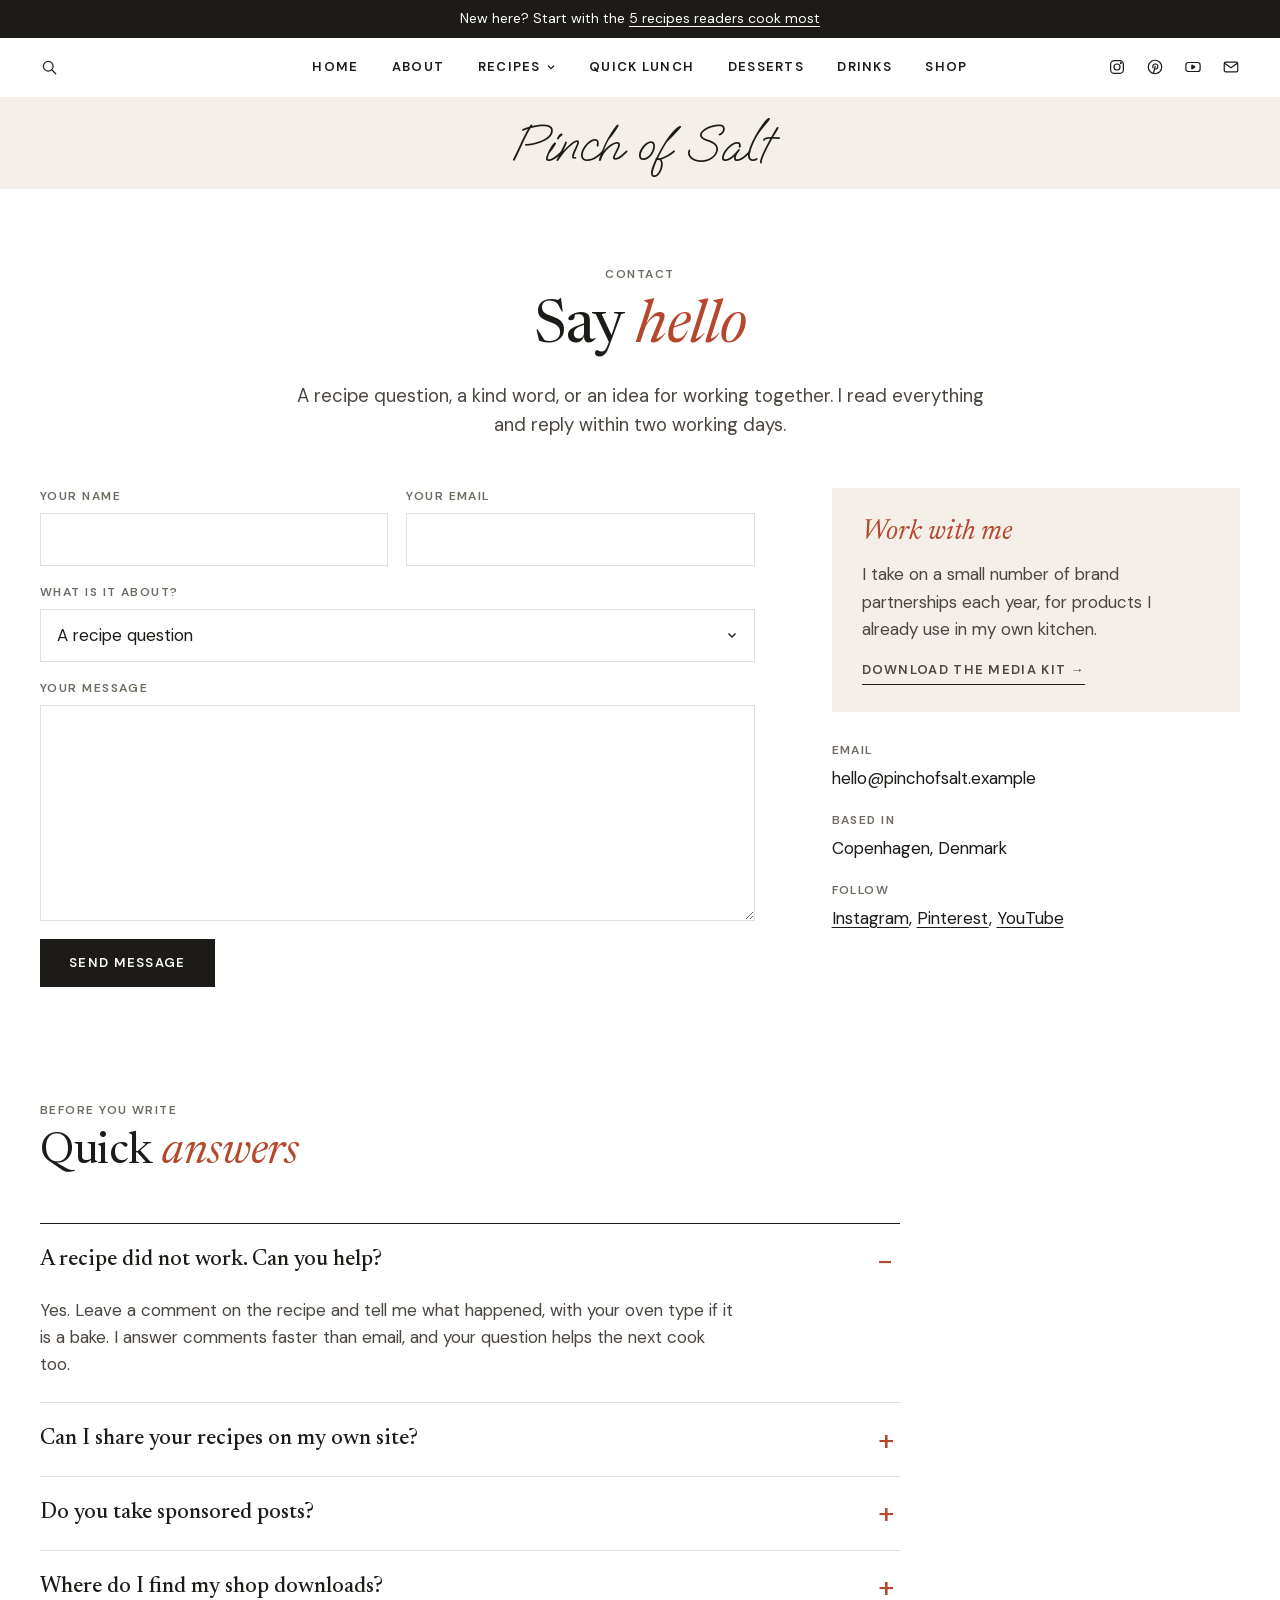
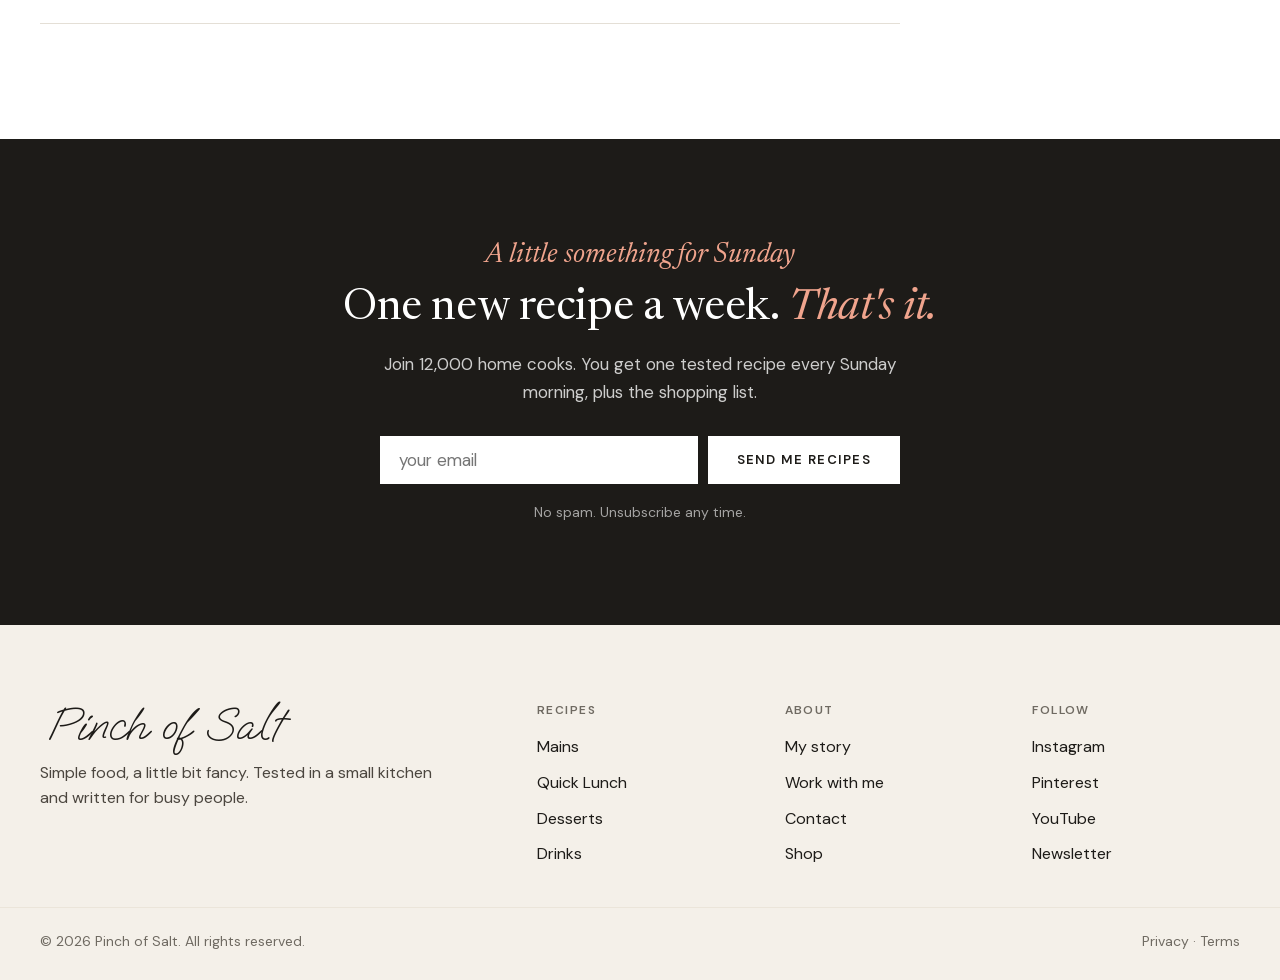
<file: contact.html>
<!doctype html>
<html lang="en">
<head>
<meta charset="utf-8">
<meta name="viewport" content="width=device-width, initial-scale=1">
<title>Contact · Pinch of Salt</title>
<meta name="description" content="Say hello, ask a recipe question, or get in touch about working together.">
<link rel="stylesheet" href="assets/css/fonts.css">
<link rel="stylesheet" href="assets/css/style.css?v=caf6a4d9">
</head>
<body class="page-contact">

<a class="skip-link" href="#main">Skip to content</a>

<!-- Announcement bar (optional, switch on or off) -->
<div class="announce">
  <p>New here? Start with the <a href="recipes.html">5 recipes readers cook most</a></p>
</div>

<!-- Top navigation -->
<header class="nav" id="nav">
  <div class="nav__inner">
    <div class="nav__left">
      <button class="icon-btn nav__burger" id="menuOpen" aria-label="Open menu" aria-controls="menu" aria-expanded="false">
        <svg viewBox="0 0 24 24" aria-hidden="true"><path d="M3 7h18M3 12h18M3 17h18"/></svg>
      </button>
      <button class="icon-btn" id="searchOpen" aria-label="Search recipes">
        <svg viewBox="0 0 24 24" aria-hidden="true"><circle cx="11" cy="11" r="6.5"/><path d="m16 16 5 5"/></svg>
      </button>
    </div>

    <a class="nav__mini-logo" href="index.html" aria-label="Pinch of Salt home">Pinch of Salt</a>

    <nav class="menu" id="menu" aria-label="Main menu">
      <button class="icon-btn menu__close" id="menuClose" aria-label="Close menu">
        <svg viewBox="0 0 24 24" aria-hidden="true"><path d="M5 5l14 14M19 5 5 19"/></svg>
      </button>
      <ul>
        <li><a href="index.html">Home</a></li>
        <li><a href="about.html">About</a></li>
        <li class="has-sub">
          <a href="recipes.html">Recipes <svg class="chev" viewBox="0 0 12 12" aria-hidden="true"><path d="m2.5 4.5 3.5 3.5 3.5-3.5"/></svg></a>
          <ul class="sub">
            <li><a href="recipes.html?cat=breakfast">Breakfast</a></li>
            <li><a href="recipes.html?cat=mains">Mains</a></li>
            <li><a href="recipes.html?cat=baking">Baking</a></li>
            <li><a href="recipes.html">Recipe index</a></li>
          </ul>
        </li>
        <li><a href="recipes.html?cat=lunch">Quick Lunch</a></li>
        <li><a href="recipes.html?cat=desserts">Desserts</a></li>
        <li><a href="recipes.html?cat=drinks">Drinks</a></li>
        <li><a href="shop.html">Shop</a></li>
        <li class="menu__only-mobile"><a href="contact.html" aria-current="page">Contact</a></li>
      </ul>
    </nav>

    <div class="nav__right">
      <a class="icon-btn" href="#" aria-label="Instagram"><svg viewBox="0 0 24 24" aria-hidden="true"><rect x="3.5" y="3.5" width="17" height="17" rx="5"/><circle cx="12" cy="12" r="4"/><circle cx="17.2" cy="6.8" r=".6" fill="currentColor"/></svg></a>
      <a class="icon-btn" href="#" aria-label="Pinterest"><svg viewBox="0 0 24 24" aria-hidden="true"><circle cx="12" cy="12" r="9"/><path d="M10 20.5 12.2 11M9.3 13.2c-1-2.7.6-5.2 3.2-5.2 2.3 0 3.7 1.8 3.2 4-.5 2.2-2.3 3.3-3.9 2.3"/></svg></a>
      <a class="icon-btn" href="#" aria-label="YouTube"><svg viewBox="0 0 24 24" aria-hidden="true"><rect x="2.5" y="6" width="19" height="12" rx="3.5"/><path d="m10.5 9.5 4 2.5-4 2.5z" fill="currentColor"/></svg></a>
      <a class="icon-btn nav__mail" href="#newsletter" aria-label="Newsletter"><svg viewBox="0 0 24 24" aria-hidden="true"><rect x="3" y="5.5" width="18" height="13" rx="2"/><path d="m3.5 7 8.5 6 8.5-6"/></svg></a>
    </div>
  </div>
</header>

<!-- Search overlay -->
<div class="search" id="search" hidden>
  <form class="search__box" role="search" action="recipes.html" method="get">
    <label class="eyebrow" for="searchInput">What are you hungry for?</label>
    <div class="search__row">
      <input id="searchInput" name="q" type="search" placeholder="pancakes, pasta, something sweet" autocomplete="off">
      <button type="button" class="icon-btn" id="searchClose" aria-label="Close search">
        <svg viewBox="0 0 24 24" aria-hidden="true"><path d="M5 5l14 14M19 5 5 19"/></svg>
      </button>
    </div>
    <ul class="search__tags">
      <li><a href="recipes.html?time=30">30 minute dinners</a></li>
      <li><a href="recipes.html?cat=breakfast">breakfast</a></li>
      <li><a href="recipes.html?cat=baking">baking</a></li>
      <li><a href="recipes.html?cat=drinks">drinks</a></li>
      <li><a href="recipes.html?cat=desserts">something sweet</a></li>
    </ul>
  </form>
</div>

<!-- Logo band -->
<div class="brand brand--small">
  <a class="brand__logo" href="index.html">Pinch of Salt</a>
  <p class="brand__tag">simple food, a little bit fancy</p>
</div>

<main id="main">

  <header class="page-head container">
    <p class="eyebrow">Contact</p>
    <h1>Say <em>hello</em></h1>
    <p class="lede">A recipe question, a kind word, or an idea for working together. I read everything and reply within two working days.</p>
  </header>

  <section class="container contact">
    <form class="form" action="#" data-thanks="Thank you. Your message is on its way and I will reply within two working days.">
      <div class="form__row">
        <p><label for="fName">Your name</label><input id="fName" type="text" autocomplete="name" required></p>
        <p><label for="fEmail">Your email</label><input id="fEmail" type="email" autocomplete="email" required></p>
      </div>
      <p>
        <label for="fTopic">What is it about?</label>
        <select id="fTopic">
          <option>A recipe question</option>
          <option>Working together</option>
          <option>Press and features</option>
          <option>Something else</option>
        </select>
      </p>
      <p><label for="fMsg">Your message</label><textarea id="fMsg" rows="7" required></textarea></p>
      <button class="btn" type="submit">Send message</button>
    </form>

    <aside class="contact__side">
      <div class="note">
        <p class="kicker">Work with me</p>
        <p>I take on a small number of brand partnerships each year, for products I already use in my own kitchen.</p>
        <p><a class="link" href="#">Download the media kit <span aria-hidden="true">→</span></a></p>
      </div>
      <dl class="contact__list">
        <div><dt class="eyebrow">Email</dt><dd>hello@pinchofsalt.example</dd></div>
        <div><dt class="eyebrow">Based in</dt><dd>Copenhagen, Denmark</dd></div>
        <div><dt class="eyebrow">Follow</dt><dd><a href="#">Instagram</a>, <a href="#">Pinterest</a>, <a href="#">YouTube</a></dd></div>
      </dl>
    </aside>
  </section>

  <section class="container faq" aria-labelledby="faqTitle">
    <div class="section-head">
      <div>
        <p class="eyebrow">Before you write</p>
        <h2 class="title" id="faqTitle">Quick <em>answers</em></h2>
      </div>
    </div>
    <div class="faq__list">
      <details open>
        <summary>A recipe did not work. Can you help?</summary>
        <p>Yes. Leave a comment on the recipe and tell me what happened, with your oven type if it is a bake. I answer comments faster than email, and your question helps the next cook too.</p>
      </details>
      <details>
        <summary>Can I share your recipes on my own site?</summary>
        <p>You are welcome to share one photo with a link back to the recipe. Please do not copy the full recipe text or the method.</p>
      </details>
      <details>
        <summary>Do you take sponsored posts?</summary>
        <p>A few each year, and only for products I already use. Choose "Working together" in the form and tell me a little about the brand.</p>
      </details>
      <details>
        <summary>Where do I find my shop downloads?</summary>
        <p>Your download link arrives by email right after you pay. If it has not shown up within ten minutes, check your spam folder, then write to me here.</p>
      </details>
    </div>
  </section>

    <!-- Newsletter -->
  <section class="news news--ink" id="newsletter" aria-labelledby="newsTitle">
    <div class="container news__inner">
      <p class="kicker">A little something for Sunday</p>
      <h2 class="title" id="newsTitle">One new recipe a week. <em>That's it.</em></h2>
      <p>Join 12,000 home cooks. You get one tested recipe every Sunday morning, plus the shopping list.</p>
      <form class="news__form" action="#" data-thanks="You're in. See you on Sunday.">
        <label class="sr-only" for="email">Your email</label>
        <input id="email" type="email" placeholder="your email" required>
        <button class="btn" type="submit">Send me recipes</button>
      </form>
      <small>No spam. Unsubscribe any time.</small>
    </div>
  </section>


</main>

<footer class="foot">
  <div class="container foot__inner">
    <div class="foot__brand">
      <a class="foot__logo" href="index.html">Pinch of Salt</a>
      <p>Simple food, a little bit fancy. Tested in a small kitchen and written for busy people.</p>
    </div>
    <nav aria-label="Recipes">
      <h2 class="eyebrow">Recipes</h2>
      <ul><li><a href="recipes.html?cat=mains">Mains</a></li><li><a href="recipes.html?cat=lunch">Quick Lunch</a></li><li><a href="recipes.html?cat=desserts">Desserts</a></li><li><a href="recipes.html?cat=drinks">Drinks</a></li></ul>
    </nav>
    <nav aria-label="About">
      <h2 class="eyebrow">About</h2>
      <ul><li><a href="about.html">My story</a></li><li><a href="contact.html">Work with me</a></li><li><a href="contact.html">Contact</a></li><li><a href="shop.html">Shop</a></li></ul>
    </nav>
    <nav aria-label="Follow">
      <h2 class="eyebrow">Follow</h2>
      <ul><li><a href="#">Instagram</a></li><li><a href="#">Pinterest</a></li><li><a href="#">YouTube</a></li><li><a href="#newsletter">Newsletter</a></li></ul>
    </nav>
  </div>
  <div class="container foot__base">
    <p>© 2026 Pinch of Salt. All rights reserved.</p>
    <p><a href="#">Privacy</a> · <a href="#">Terms</a></p>
  </div>
</footer>

<script src="assets/js/main.js?v=caf6a4d9"></script>
</body>
</html>
</file>
<file: assets/css/fonts.css>
/* Pinch of Salt: fonts served from the theme itself. All three are SIL Open Font License. */
/* DM Sans normal latin-ext */
@font-face {
  font-family: 'DM Sans';
  font-style: normal;
  font-weight: 400 600;
  font-display: swap;
  src: url(../fonts/dm-sans-normal-latin-ext.woff2) format('woff2');
  unicode-range: U+0100-02BA, U+02BD-02C5, U+02C7-02CC, U+02CE-02D7, U+02DD-02FF, U+0304, U+0308, U+0329, U+1D00-1DBF, U+1E00-1E9F, U+1EF2-1EFF, U+2020, U+20A0-20AB, U+20AD-20C4, U+2113, U+2C60-2C7F, U+A720-A7FF;
}
/* DM Sans normal latin */
@font-face {
  font-family: 'DM Sans';
  font-style: normal;
  font-weight: 400 600;
  font-display: swap;
  src: url(../fonts/dm-sans-normal-latin.woff2) format('woff2');
  unicode-range: U+0000-00FF, U+0131, U+0152-0153, U+02BB-02BC, U+02C6, U+02DA, U+02DC, U+0304, U+0308, U+0329, U+2000-206F, U+20AC, U+2122, U+2191, U+2193, U+2212, U+2215, U+FEFF, U+FFFD;
}
/* Newsreader italic latin-ext */
@font-face {
  font-family: 'Newsreader';
  font-style: italic;
  font-weight: 400 500;
  font-display: swap;
  src: url(../fonts/newsreader-italic-latin-ext.woff2) format('woff2');
  unicode-range: U+0100-02BA, U+02BD-02C5, U+02C7-02CC, U+02CE-02D7, U+02DD-02FF, U+0304, U+0308, U+0329, U+1D00-1DBF, U+1E00-1E9F, U+1EF2-1EFF, U+2020, U+20A0-20AB, U+20AD-20C4, U+2113, U+2C60-2C7F, U+A720-A7FF;
}
/* Newsreader italic latin */
@font-face {
  font-family: 'Newsreader';
  font-style: italic;
  font-weight: 400 500;
  font-display: swap;
  src: url(../fonts/newsreader-italic-latin.woff2) format('woff2');
  unicode-range: U+0000-00FF, U+0131, U+0152-0153, U+02BB-02BC, U+02C6, U+02DA, U+02DC, U+0304, U+0308, U+0329, U+2000-206F, U+20AC, U+2122, U+2191, U+2193, U+2212, U+2215, U+FEFF, U+FFFD;
}
/* Newsreader normal latin-ext */
@font-face {
  font-family: 'Newsreader';
  font-style: normal;
  font-weight: 400 500;
  font-display: swap;
  src: url(../fonts/newsreader-normal-latin-ext.woff2) format('woff2');
  unicode-range: U+0100-02BA, U+02BD-02C5, U+02C7-02CC, U+02CE-02D7, U+02DD-02FF, U+0304, U+0308, U+0329, U+1D00-1DBF, U+1E00-1E9F, U+1EF2-1EFF, U+2020, U+20A0-20AB, U+20AD-20C4, U+2113, U+2C60-2C7F, U+A720-A7FF;
}
/* Newsreader normal latin */
@font-face {
  font-family: 'Newsreader';
  font-style: normal;
  font-weight: 400 500;
  font-display: swap;
  src: url(../fonts/newsreader-normal-latin.woff2) format('woff2');
  unicode-range: U+0000-00FF, U+0131, U+0152-0153, U+02BB-02BC, U+02C6, U+02DA, U+02DC, U+0304, U+0308, U+0329, U+2000-206F, U+20AC, U+2122, U+2191, U+2193, U+2212, U+2215, U+FEFF, U+FFFD;
}
/* Oooh Baby normal latin-ext */
@font-face {
  font-family: 'Oooh Baby';
  font-style: normal;
  font-weight: 400;
  font-display: swap;
  src: url(../fonts/oooh-baby-normal-latin-ext.woff2) format('woff2');
  unicode-range: U+0100-02BA, U+02BD-02C5, U+02C7-02CC, U+02CE-02D7, U+02DD-02FF, U+0304, U+0308, U+0329, U+1D00-1DBF, U+1E00-1E9F, U+1EF2-1EFF, U+2020, U+20A0-20AB, U+20AD-20C4, U+2113, U+2C60-2C7F, U+A720-A7FF;
}
/* Oooh Baby normal latin */
@font-face {
  font-family: 'Oooh Baby';
  font-style: normal;
  font-weight: 400;
  font-display: swap;
  src: url(../fonts/oooh-baby-normal-latin.woff2) format('woff2');
  unicode-range: U+0000-00FF, U+0131, U+0152-0153, U+02BB-02BC, U+02C6, U+02DA, U+02DC, U+0304, U+0308, U+0329, U+2000-206F, U+20AC, U+2122, U+2191, U+2193, U+2212, U+2215, U+FEFF, U+FFFD;
}
</file>
<file: assets/css/style.css>
/* Pinch of Salt · modern food blog
   Every colour, font and size a buyer may change lives in :root,
   so it maps straight onto WordPress theme settings later. */

:root {
  --paper: #ffffff;
  --band: #f4f0e9;        /* the warm logo band */
  --band-deep: #ebe5da;
  --ink: #1d1b18;
  --ink-soft: #6f6a62;
  --line: #e4dfd6;
  --accent: #b4472c;      /* blood orange, dark enough to read as small text */

  /* Type: three voices, each with one job.
     Script = the logo and one hello. Serif = titles. Sans = everything you read. */
  --font-script: "Oooh Baby", "Bradley Hand", "Snell Roundhand", cursive;
  --font-serif: "Newsreader", "Iowan Old Style", Georgia, serif;
  --font-sans: "DM Sans", -apple-system, "Segoe UI", Helvetica, Arial, sans-serif;

  /* The type scale. Nothing on the site is smaller than 12px. */
  --t-label: 12px;                       /* small capital labels */
  --t-meta: 14px;                        /* times, ratings, counts */
  --t-small: 15px;                       /* helper text */
  --t-body: 17px;                        /* normal reading text */
  --t-lede: clamp(18px, 1.45vw, 20px);   /* intro lines */
  --t-read: 19px;                        /* the recipe story */
  --t-h5: 20px;                          /* small titles in lists */
  --t-h4: clamp(21px, 1.75vw, 24px);     /* recipe card titles */
  --t-h3: clamp(24px, 2.2vw, 28px);      /* sub-headings */
  --t-h2: clamp(30px, 3.5vw, 44px);      /* section titles */
  --t-h1: clamp(36px, 5vw, 60px);        /* page titles */
  --track-label: .12em;

  --wrap: 1240px;
  --gutter: clamp(20px, 4vw, 40px);
  --space: clamp(64px, 9vw, 120px);
  --nav-h: 58px;
}

*, *::before, *::after { box-sizing: border-box; }
html { scroll-behavior: smooth; -webkit-text-size-adjust: 100%; }
body {
  margin: 0;
  background: var(--paper);
  color: var(--ink);
  font: 400 var(--t-body)/1.6 var(--font-sans);
  -webkit-font-smoothing: antialiased;
}
img { display: block; max-width: 100%; height: auto; }
a { color: inherit; text-decoration: none; }
ul, ol { margin: 0; padding: 0; list-style: none; }
h1, h2, h3, p { margin: 0; }
button { font: inherit; color: inherit; background: none; border: 0; padding: 0; cursor: pointer; }
:focus-visible { outline: 2px solid var(--accent); outline-offset: 3px; }

.container { width: 100%; max-width: calc(var(--wrap) + var(--gutter) * 2); margin-inline: auto; padding-inline: var(--gutter); }
.center { text-align: center; }
.muted { color: var(--ink-soft); }
.sr-only { position: absolute; width: 1px; height: 1px; overflow: hidden; clip-path: inset(50%); white-space: nowrap; }
.skip-link { position: absolute; left: 12px; top: -60px; z-index: 100; background: var(--ink); color: #fff; padding: 10px 16px; }
.skip-link:focus { top: 12px; }

/* ---------- Type ---------- */
.eyebrow {
  font: 600 var(--t-label)/1.4 var(--font-sans);
  letter-spacing: var(--track-label);
  text-transform: uppercase;
  color: var(--ink-soft);
}
.title {
  font: 400 var(--t-h2)/1.1 var(--font-serif);
  letter-spacing: -.01em;
  margin-top: 10px;
  text-wrap: balance;
}
.title em { font-style: italic; color: var(--accent); }
.kicker { font: italic 400 var(--t-h3)/1.2 var(--font-serif); color: var(--accent); }
.script {
  font: 400 clamp(36px, 3.7vw, 46px)/1.1 var(--font-script);
  color: var(--accent);
}

.btn {
  display: inline-flex; align-items: center; justify-content: center;
  min-height: 48px; padding: 0 28px;
  background: var(--ink); color: #fff;
  border: 1px solid var(--ink);
  font: 600 13px/1 var(--font-sans); letter-spacing: .1em; text-transform: uppercase;
  transition: background .2s, color .2s, border-color .2s;
}
.btn:hover { background: var(--accent); border-color: var(--accent); }
.btn--ghost { background: transparent; color: var(--ink); }
.btn--ghost:hover { background: var(--ink); border-color: var(--ink); color: #fff; }

.link {
  font: 600 13px/1 var(--font-sans); letter-spacing: .1em; text-transform: uppercase;
  padding-bottom: 6px; border-bottom: 1px solid var(--ink);
  white-space: nowrap; transition: color .2s, border-color .2s;
}
.link:hover { color: var(--accent); border-color: var(--accent); }

.icon-btn {
  display: inline-grid; place-items: center;
  width: 38px; height: 38px; border-radius: 50%;
  transition: background .2s;
}
.icon-btn:hover { background: var(--band); }
.icon-btn svg { width: 18px; height: 18px; fill: none; stroke: currentColor; stroke-width: 1.6; stroke-linecap: round; stroke-linejoin: round; }

/* ---------- Announcement ---------- */
.announce {
  background: var(--ink); color: #fff;
  text-align: center; padding: 9px var(--gutter);
  font-size: var(--t-meta); line-height: 1.4;
}
.announce a { text-decoration: underline; text-underline-offset: 3px; }

/* ---------- Navigation ---------- */
.nav {
  position: sticky; top: 0; z-index: 40;
  background: var(--paper); /* solid on purpose: a blur here would trap the mobile menu inside the bar */
  border-bottom: 1px solid transparent;
  transition: border-color .2s;
}
.nav.is-stuck { border-bottom-color: var(--line); }
.nav__inner {
  display: grid; grid-template-columns: 1fr auto 1fr; align-items: center;
  height: var(--nav-h);
  max-width: calc(var(--wrap) + var(--gutter) * 2); margin-inline: auto;
  padding-inline: calc(var(--gutter) - 10px);
}
.nav__left { display: flex; align-items: center; }
.nav__right { display: flex; align-items: center; justify-content: flex-end; }
.nav__burger, .menu__close, .nav__mini-logo { display: none; }

.menu > ul { display: flex; align-items: center; gap: clamp(18px, 2.6vw, 38px); }
.menu a {
  display: inline-flex; align-items: center; gap: 5px;
  font: 600 13px/1 var(--font-sans); letter-spacing: .1em; text-transform: uppercase;
  padding: 10px 0; position: relative;
}
.menu > ul > li > a::after {
  content: ""; position: absolute; left: 0; right: 0; bottom: 3px; height: 1px;
  background: var(--ink); transform: scaleX(0); transform-origin: left; transition: transform .25s;
}
.menu > ul > li > a:hover::after, .menu a[aria-current]::after { transform: scaleX(1); }
.chev { width: 10px; height: 10px; fill: none; stroke: currentColor; stroke-width: 1.5; }
.has-sub { position: relative; }
.sub {
  position: absolute; top: 100%; left: -22px; min-width: 200px;
  background: #fff; border: 1px solid var(--line);
  padding: 10px 22px; box-shadow: 0 18px 40px -20px rgba(29, 27, 24, .25);
  opacity: 0; visibility: hidden; transform: translateY(6px);
  transition: opacity .2s, transform .2s, visibility .2s;
}
.has-sub:hover .sub, .has-sub:focus-within .sub { opacity: 1; visibility: visible; transform: none; }
.sub a { padding: 11px 0; color: var(--ink-soft); }
.sub a:hover { color: var(--ink); }

/* ---------- Search overlay ---------- */
.search {
  position: fixed; inset: 0; z-index: 60;
  background: rgba(244, 240, 233, .98);
  display: grid; place-items: start center;
  padding: clamp(80px, 18vh, 180px) var(--gutter) 40px;
}
.search[hidden] { display: none; }
.search__box { width: 100%; max-width: 760px; }
.search__row { display: flex; align-items: center; gap: 12px; border-bottom: 1px solid var(--ink); margin-top: 14px; }
.search input {
  flex: 1; min-width: 0; border: 0; background: none; outline: 0;
  font: 400 clamp(26px, 4vw, 40px)/1.2 var(--font-serif); color: var(--ink);
  padding: 10px 0 14px;
}
.search input::placeholder { color: #b5aea3; font-style: italic; }
.search__tags { display: flex; flex-wrap: wrap; gap: 8px; margin-top: 26px; }
.search__tags a { display: block; padding: 8px 16px; border: 1px solid var(--line); background: #fff; border-radius: 999px; font-size: var(--t-meta); }
.search__tags a:hover { border-color: var(--ink); }

/* ---------- Logo band ---------- */
.brand {
  background: var(--band);
  text-align: center;
  padding: clamp(34px, 5vw, 58px) var(--gutter) clamp(30px, 4.4vw, 50px);
}
.brand__logo {
  display: inline-block;
  font: 400 clamp(52px, 7.8vw, 100px)/1.05 var(--font-script);
  padding: 0 .12em;
}
.brand__tag {
  margin-top: clamp(14px, 2vw, 24px);
  font: 500 var(--t-label)/1.4 var(--font-sans); letter-spacing: .26em; text-transform: uppercase; color: var(--ink-soft);
}

/* ---------- Featured posts: a row of three, scrolled with the side arrows ---------- */
.carousel { position: relative; margin-top: 14px; }
.carousel__track {
  display: flex; gap: 14px;
  overflow-x: auto; scroll-snap-type: x mandatory; scroll-behavior: smooth;
  overscroll-behavior-x: contain; scrollbar-width: none;
}
.carousel__track::-webkit-scrollbar { display: none; }
.feature {
  position: relative; display: block; overflow: hidden; background: var(--band);
  flex: 0 0 calc((100% - 28px) / 3); aspect-ratio: 9 / 11.6; scroll-snap-align: start;
}
.feature img { width: 100%; height: 100%; object-fit: cover; transition: transform .9s cubic-bezier(.2, .7, .2, 1); }
.feature:hover img { transform: scale(1.045); }
.feature::after {
  content: ""; position: absolute; inset: 40% 0 0;
  background: linear-gradient(to top, rgba(20, 16, 12, .78), rgba(20, 16, 12, 0));
}
.feature__text { position: absolute; left: 0; right: 0; bottom: 0; z-index: 1; padding: clamp(18px, 2.4vw, 30px); color: #fff; }
.feature__cat { display: block; font: italic 400 18px/1 var(--font-serif); opacity: .95; }
.feature h2 { font: 400 clamp(24px, 2.5vw, 32px)/1.12 var(--font-serif); margin-top: 8px; text-wrap: balance; }
.feature__meta { display: block; margin-top: 12px; font: 500 var(--t-label)/1.2 var(--font-sans); letter-spacing: var(--track-label); text-transform: uppercase; opacity: .9; }
.carousel__arrow {
  position: absolute; top: 50%; z-index: 2; translate: 0 -50%;
  width: 52px; height: 52px; border-radius: 50%;
  background: #fff; color: var(--ink);
  display: grid; place-items: center;
  box-shadow: 0 8px 22px -8px rgba(29, 27, 24, .5);
  transition: background .2s, color .2s, opacity .25s, visibility .25s;
}
.carousel__arrow--prev { left: calc(var(--gutter) - 26px); }
.carousel__arrow--next { right: calc(var(--gutter) - 26px); }
.carousel__arrow:hover { background: var(--ink); color: #fff; }
.carousel__arrow[disabled] { opacity: 0; visibility: hidden; }
.carousel__arrow svg { width: 20px; height: 20px; fill: none; stroke: currentColor; stroke-width: 1.7; stroke-linecap: round; stroke-linejoin: round; }

/* ---------- Categories ---------- */
.cats { padding-top: clamp(48px, 6vw, 76px); }
.cats__list { display: grid; grid-template-columns: repeat(6, 1fr); gap: clamp(12px, 2.4vw, 34px); margin-top: 30px; }
.cats__list a { display: grid; justify-items: center; gap: 14px; }
.cats__list img { width: 100%; max-width: 150px; aspect-ratio: 1; object-fit: cover; border-radius: 50%; transition: transform .35s; }
.cats__list a:hover img { transform: translateY(-5px); }
.cats__list span { font: 600 var(--t-label)/1.3 var(--font-sans); letter-spacing: var(--track-label); text-transform: uppercase; text-align: center; }

/* ---------- About ---------- */
.about { margin-top: var(--space); background: var(--band); }
.about__inner { display: grid; grid-template-columns: minmax(0, 5fr) minmax(0, 6fr); gap: clamp(28px, 6vw, 90px); align-items: center; padding-block: clamp(48px, 7vw, 90px); }
.about__photo img { width: 100%; aspect-ratio: 9 / 10; object-fit: cover; }
.about__text h2 { font: 400 var(--t-h2)/1.12 var(--font-serif); margin: 6px 0 20px; text-wrap: balance; }
.about__text > p:not(.script):not(.kicker) { max-width: 46ch; color: #4b463f; }
.about__text .btn { margin-top: 30px; }

/* ---------- Section head ---------- */
.section-head { display: flex; align-items: flex-end; justify-content: space-between; gap: 24px 40px; flex-wrap: wrap; margin-bottom: clamp(28px, 4vw, 46px); }

/* ---------- Latest ---------- */
.latest { padding-top: var(--space); }
.filters { display: flex; flex-wrap: wrap; gap: 8px; }
.filters button {
  padding: 10px 18px; border: 1px solid var(--line); border-radius: 999px;
  font: 500 var(--t-meta)/1 var(--font-sans); transition: background .2s, color .2s, border-color .2s;
}
.filters button:hover { border-color: var(--ink); }
.filters button.is-active { background: var(--ink); border-color: var(--ink); color: #fff; }

.grid { display: grid; grid-template-columns: repeat(3, 1fr); gap: clamp(36px, 4vw, 56px) clamp(16px, 2.4vw, 32px); }
.card[hidden] { display: none; }
.card__img { position: relative; display: block; overflow: hidden; background: var(--band); aspect-ratio: 4 / 5; }
.card__img img { width: 100%; height: 100%; object-fit: cover; transition: transform .8s cubic-bezier(.2, .7, .2, 1); }
.card:hover .card__img img { transform: scale(1.04); }
.card__time {
  position: absolute; left: 12px; top: 12px;
  background: #fff; padding: 7px 11px; border-radius: 999px;
  font: 600 var(--t-label)/1 var(--font-sans); letter-spacing: .03em;
}
.card__cat { display: block; margin-top: 18px; font: 600 var(--t-label)/1.2 var(--font-sans); letter-spacing: var(--track-label); text-transform: uppercase; color: var(--accent); }
.card h3 { font: 500 var(--t-h4)/1.2 var(--font-serif); margin-top: 8px; text-wrap: balance; }
.card h3 a { background: linear-gradient(currentColor, currentColor) 0 100% / 0 1px no-repeat; transition: background-size .3s; }
.card:hover h3 a { background-size: 100% 1px; }
.card__meta { margin-top: 10px; font-size: var(--t-meta); }
.stars { color: var(--accent); letter-spacing: 1px; font-size: 13px; margin-right: 4px; }
.latest > .center { margin-top: clamp(40px, 5vw, 64px); }

/* ---------- Video ---------- */
.video { margin-top: var(--space); background: var(--ink); color: #fff; }
.video__inner { display: grid; grid-template-columns: minmax(0, 7fr) minmax(0, 4fr); gap: clamp(28px, 5vw, 70px); align-items: center; padding-block: clamp(48px, 7vw, 90px); }
.video__main { position: relative; display: block; overflow: hidden; aspect-ratio: 14 / 9; background: #000; }
.video__main img { width: 100%; height: 100%; object-fit: cover; opacity: .9; transition: transform .9s cubic-bezier(.2, .7, .2, 1), opacity .3s; }
.video__main:hover img { transform: scale(1.03); opacity: 1; }
.play {
  position: absolute; left: 50%; top: 50%; translate: -50% -50%;
  width: clamp(64px, 7vw, 88px); aspect-ratio: 1; border-radius: 50%;
  background: #fff; display: grid; place-items: center; transition: transform .25s;
}
.play svg { width: 34%; fill: var(--ink); margin-left: 6%; }
.video__main:hover .play { transform: scale(1.08); }
.video__len { position: absolute; right: 14px; bottom: 14px; background: rgba(0, 0, 0, .7); padding: 6px 9px; font: 600 var(--t-label)/1 var(--font-sans); letter-spacing: .03em; }
.video .eyebrow { color: rgba(255, 255, 255, .6); }
.video .title em { color: #f0a48d; }
.video__side > p:not(.eyebrow) { margin-top: 18px; color: rgba(255, 255, 255, .78); }
.video__list { margin: 28px 0 30px; border-top: 1px solid rgba(255, 255, 255, .16); }
.video__list a { display: flex; align-items: center; gap: 16px; padding: 14px 0; border-bottom: 1px solid rgba(255, 255, 255, .16); }
.video__list img { width: 96px; aspect-ratio: 3 / 2; object-fit: cover; flex: none; }
.video__list b { display: block; font: 500 var(--t-h5)/1.2 var(--font-serif); }
.video__list small { display: block; margin-top: 5px; font-size: var(--t-meta); color: rgba(255, 255, 255, .6); }
.video .link { border-color: #fff; }
.video .link:hover { color: #f0a48d; border-color: #f0a48d; }

/* ---------- Favourites ---------- */
.favs { padding-top: var(--space); }
.favs__list { counter-reset: fav; display: grid; grid-template-columns: repeat(2, 1fr); gap: 0 clamp(24px, 5vw, 72px); border-top: 1px solid var(--line); }
.favs__list li { counter-increment: fav; border-bottom: 1px solid var(--line); }
.favs__list a { display: grid; grid-template-columns: 56px 104px 1fr; align-items: center; gap: 18px; padding: 20px 0; }
.favs__list a::before { content: "0" counter(fav); font: italic 400 30px/1 var(--font-serif); color: var(--accent); }
.favs__list img { width: 104px; aspect-ratio: 1; object-fit: cover; }
.favs__list .card__cat { margin-top: 0; }
.favs__list h3 { font: 500 var(--t-h4)/1.2 var(--font-serif); margin: 8px 0 6px; }
.favs__list small { font-size: var(--t-meta); color: var(--ink-soft); }
.favs__list a:hover h3 { color: var(--accent); }

/* ---------- Newsletter ---------- */
.news { margin-top: var(--space); background: var(--band); text-align: center; }
.news__inner { padding-block: clamp(56px, 8vw, 100px); max-width: 720px; }
.news .title { margin-top: 12px; }
.news__inner > p:not(.script):not(.kicker) { margin: 18px auto 0; max-width: 44ch; color: #4b463f; }
.news__form { display: flex; gap: 10px; margin: 30px auto 14px; max-width: 520px; }
.news__form input {
  flex: 1; min-width: 0; height: 48px; padding: 0 18px;
  border: 1px solid var(--ink); background: #fff; font: inherit; color: var(--ink); border-radius: 0;
}
.news small { color: var(--ink-soft); font-size: var(--t-meta); }

/* ---------- Shop ---------- */
.shop { padding-top: var(--space); }
.shop__grid { display: grid; grid-template-columns: repeat(3, 1fr); gap: clamp(16px, 2.4vw, 32px); }
.product img { width: 100%; aspect-ratio: 1; object-fit: cover; transition: opacity .3s; }
.product:hover img { opacity: .88; }
.product h3 { font: 500 var(--t-h4)/1.2 var(--font-serif); margin-top: 16px; }
.product p { display: flex; justify-content: space-between; align-items: baseline; gap: 12px; margin-top: 6px; font-size: var(--t-small); }
.product b { font-weight: 600; font-size: 16px; }

/* ---------- Instagram ---------- */
.insta { padding-top: var(--space); }
.insta__handle { font: 400 clamp(36px, 4.2vw, 50px)/1.1 var(--font-script); display: inline-block; padding: 0 .1em; }
.insta__handle:hover { color: var(--accent); }
.insta__grid { display: grid; grid-template-columns: repeat(6, 1fr); margin-top: 22px; }
.insta__grid a { display: block; overflow: hidden; }
.insta__grid img { width: 100%; aspect-ratio: 1; object-fit: cover; transition: transform .6s, filter .3s; }
.insta__grid a:hover img { transform: scale(1.05); filter: brightness(.86); }

/* ---------- Footer ---------- */
.foot { background: var(--band); }
.foot__inner { display: grid; grid-template-columns: 2.2fr 1fr 1fr 1fr; gap: 40px; padding-block: clamp(48px, 6vw, 80px) 40px; }
.foot__logo { font: 400 48px/1 var(--font-script); display: inline-block; padding: 0 .1em 0 .14em; }
.foot__brand p { margin-top: 10px; max-width: 36ch; color: #4b463f; font-size: 16px; }
.foot nav ul { margin-top: 16px; display: grid; gap: 10px; font-size: 16px; }
.foot nav a:hover { color: var(--accent); }
.foot__base { display: flex; justify-content: space-between; gap: 12px 24px; flex-wrap: wrap; padding-block: 22px 28px; border-top: 1px solid var(--band-deep); font-size: var(--t-meta); color: var(--ink-soft); }
.foot__base a:hover { color: var(--ink); }

/* ---------- Tablet ---------- */
@media (max-width: 1000px) {
  .nav__burger { display: inline-grid; }
  .nav__right .icon-btn:not(.nav__mail) { display: none; }
  .nav__inner { grid-template-columns: 1fr auto 1fr; }
  .nav__mini-logo { display: block; font: 400 28px/1 var(--font-script); padding: 2px .12em 0; opacity: 0; transition: opacity .25s; pointer-events: none; }
  .nav.is-stuck .nav__mini-logo { opacity: 1; pointer-events: auto; }

  .menu {
    position: fixed; inset: 0; z-index: 70; background: var(--band);
    padding: 76px var(--gutter) 40px; overflow-y: auto;
    transform: translateX(-100%); visibility: hidden; transition: transform .35s cubic-bezier(.2, .7, .2, 1), visibility .35s;
  }
  .menu.is-open { transform: none; visibility: visible; }
  .menu__close { display: inline-grid; position: absolute; top: 12px; left: calc(var(--gutter) - 10px); }
  .menu > ul { display: block; }
  .menu > ul > li { border-bottom: 1px solid var(--band-deep); }
  .menu > ul > li > a { font: 400 28px/1.15 var(--font-serif); letter-spacing: 0; text-transform: none; padding: 16px 0; }
  .menu > ul > li > a::after { display: none; }
  .chev { display: none; }
  .sub { position: static; opacity: 1; visibility: visible; transform: none; border: 0; background: none; box-shadow: none; padding: 0 0 14px; display: flex; flex-wrap: wrap; gap: 4px 20px; }
  .sub a { padding: 6px 0; }

  .feature { flex-basis: calc((100% - 14px) / 2); }
  .grid { grid-template-columns: repeat(2, 1fr); }
  .video__inner { grid-template-columns: 1fr; }
  .foot__inner { grid-template-columns: 1fr 1fr 1fr; }
  .foot__brand { grid-column: 1 / -1; }
}

/* ---------- Phone ---------- */
@media (max-width: 700px) {
  /* Phones: swipe the row with a finger, the next block peeks in */
  .carousel { margin-top: 10px; padding-inline: 0; }
  .carousel__track { gap: 10px; padding-inline: var(--gutter); scroll-padding-inline: var(--gutter); }
  .feature { flex-basis: 82%; }
  .carousel__arrow { display: none; }

  .cats__list { grid-template-columns: repeat(3, 1fr); gap: 24px 14px; }
  .cats__list img { max-width: 96px; }

  .about__inner { grid-template-columns: 1fr; }
  .about__photo img { aspect-ratio: 4 / 3; }

  .filters { flex-wrap: nowrap; overflow-x: auto; margin-inline: calc(var(--gutter) * -1); padding-inline: var(--gutter); scrollbar-width: none; width: calc(100% + var(--gutter) * 2); }
  .filters::-webkit-scrollbar { display: none; }
  .filters button { flex: none; }

  .grid { gap: 30px 12px; }
  .card__time { left: 8px; top: 8px; padding: 6px 9px; }
  .card h3 { font-size: 19px; }
  .card__cat { margin-top: 13px; }
  .card__meta { font-size: 13px; }

  .favs__list { grid-template-columns: 1fr; }
  .favs__list a { grid-template-columns: 40px 84px 1fr; gap: 14px; }
  .favs__list a::before { font-size: 26px; }
  .favs__list img { width: 84px; }

  .news__form { flex-direction: column; }
  .news__form input { flex: none; width: 100%; }
  .news__form .btn { width: 100%; }

  .shop__grid { display: flex; overflow-x: auto; scroll-snap-type: x mandatory; margin-inline: calc(var(--gutter) * -1); padding-inline: var(--gutter); scroll-padding-inline: var(--gutter); scrollbar-width: none; }
  .shop__grid::-webkit-scrollbar { display: none; }
  .product { flex: 0 0 70%; scroll-snap-align: start; }

  .insta__grid { grid-template-columns: repeat(3, 1fr); }
  .foot__inner { grid-template-columns: 1fr 1fr; gap: 32px 20px; }
}

@media (prefers-reduced-motion: reduce) {
  html { scroll-behavior: auto; }
  .carousel__track { scroll-behavior: auto; }
  *, *::before, *::after { transition-duration: .01ms !important; }
}


/* =====================================================================
   INNER PAGES · recipe, recipe index, about, contact, shop
   ===================================================================== */

:root { --accent-soft: #f0a48d; --body-soft: #4b463f; }
figure { margin: 0; }
h1 em { font-style: italic; color: var(--accent); }

/* Smaller logo band on every page but the homepage */
.brand--small { padding: 20px var(--gutter) 16px; }
.brand--small .brand__logo { font-size: clamp(40px, 4.2vw, 54px); }
.brand--small .brand__tag { display: none; }
.menu__only-mobile { display: none; }

/* Newsletter, dark version (used above the footer) */
.news--ink { background: var(--ink); color: #fff; }
.news--ink .kicker, .news--ink .title em { color: var(--accent-soft); }
.news--ink .news__inner > p:not(.script):not(.kicker) { color: rgba(255, 255, 255, .78); }
.news--ink small { color: rgba(255, 255, 255, .6); }
.news--ink .news__form input { border-color: #fff; }
.news--ink .btn { background: #fff; border-color: #fff; color: var(--ink); }
.news--ink .btn:hover { background: var(--accent-soft); border-color: var(--accent-soft); }
.comments + .news { margin-top: 0; }

/* Page headers */
.crumbs { font: 500 var(--t-label)/1.4 var(--font-sans); letter-spacing: var(--track-label); text-transform: uppercase; color: var(--ink-soft); }
.crumbs span { margin: 0 10px; opacity: .5; }
.crumbs a:hover { color: var(--ink); }

.page-head { text-align: center; padding-block: clamp(44px, 6vw, 80px) clamp(30px, 4vw, 48px); }
.page-head h1, .post-head h1 {
  font: 400 var(--t-h1)/1.06 var(--font-serif);
  letter-spacing: -.015em; margin-top: 14px; text-wrap: balance;
}
.lede { max-width: 54ch; margin: 22px auto 0; font-size: var(--t-lede); line-height: 1.55; color: var(--body-soft); text-wrap: pretty; }

/* Shared form fields */
.form { display: grid; gap: 18px; align-content: start; }
.form__row { display: grid; grid-template-columns: 1fr 1fr; gap: 18px; }
.form p > label { display: block; margin-bottom: 8px; font: 600 var(--t-label)/1.4 var(--font-sans); letter-spacing: var(--track-label); text-transform: uppercase; color: var(--ink-soft); }
.form input:not([type="radio"]), .form select, .form textarea, .field input, .field select {
  width: 100%; min-height: 48px; padding: 12px 16px;
  border: 1px solid var(--line); border-radius: 0; background: #fff;
  font: inherit; color: var(--ink);
  transition: border-color .2s;
}
.form textarea { resize: vertical; display: block; }
.form select, .field select {
  appearance: none; -webkit-appearance: none; padding-right: 42px;
  background: #fff url("data:image/svg+xml,%3Csvg xmlns='http://www.w3.org/2000/svg' viewBox='0 0 12 12'%3E%3Cpath d='m2.5 4.5 3.5 3.5 3.5-3.5' fill='none' stroke='%231d1b18' stroke-width='1.4'/%3E%3C/svg%3E") no-repeat right 16px center / 12px;
}
.form input:focus, .form select:focus, .form textarea:focus, .field input:focus, .field select:focus { outline: 0; border-color: var(--ink); }
.form .btn { justify-self: start; }
.form__ok { padding: 18px 22px; background: var(--band); border-left: 2px solid var(--accent); color: var(--ink); text-align: left; }
.news__form .form__ok { flex: 1; }

/* ---------- Recipe post ---------- */
.post-head { text-align: center; padding-top: clamp(26px, 4vw, 44px); }
.post-head h1 { margin-top: 22px; }
.facts { display: flex; flex-wrap: wrap; justify-content: center; max-width: 760px; margin: 32px auto 0; border-block: 1px solid var(--line); }
.facts li { flex: 1 1 120px; display: grid; gap: 7px; padding: 16px 10px; }
.facts li + li { border-left: 1px solid var(--line); }
.facts li > span, .rc__times li > span, .rc__nutri dt, .stats span { font: 600 var(--t-label)/1.4 var(--font-sans); letter-spacing: var(--track-label); text-transform: uppercase; color: var(--ink-soft); }
.facts b, .rc__times b, .rc__nutri dd { font: 500 var(--t-h5)/1.1 var(--font-serif); }
.facts .stars { font-style: normal; vertical-align: 2px; }
.facts a { font: 400 14px/1 var(--font-sans); }
.post-actions { display: flex; flex-wrap: wrap; justify-content: center; gap: 10px; margin-top: 28px; }
.btn[aria-pressed="true"] { background: var(--ink); color: #fff; border-color: var(--ink); }
.byline { display: flex; flex-wrap: wrap; align-items: center; justify-content: center; gap: 6px 10px; margin-top: 26px; font-size: var(--t-small); color: var(--ink-soft); }
.byline img { width: 36px; height: 36px; border-radius: 50%; object-fit: cover; }
.byline a { color: var(--ink); text-decoration: underline; text-underline-offset: 3px; }
.post-hero { margin-top: clamp(30px, 4vw, 48px); }
.post-hero img { width: 100%; aspect-ratio: 16 / 9.6; object-fit: cover; }

.prose {
  max-width: calc(720px + var(--gutter) * 2); margin-inline: auto; padding: clamp(36px, 5vw, 64px) var(--gutter) 0;
  font-size: var(--t-read); line-height: 1.7; color: #2e2b27;
}
.prose > * + * { margin-top: 1.2em; }
.prose h2 { font: 400 clamp(26px, 2.8vw, 34px)/1.15 var(--font-serif); color: var(--ink); margin-top: 1.7em; text-wrap: balance; }
.prose b { font-weight: 600; color: var(--ink); }
.prose > ul:not(.tags) { display: grid; gap: .6em; }
.prose > ul:not(.tags) li { position: relative; padding-left: 1.5em; }
.prose > ul:not(.tags) li::before { content: ""; position: absolute; left: 0; top: .8em; width: 10px; height: 1px; background: var(--accent); }
.dropcap::first-letter { float: left; font: 400 3.4em/.86 var(--font-serif); padding: .06em .1em 0 0; color: var(--accent); }
.duo {
  display: grid; grid-template-columns: 1fr 1fr; gap: 14px;
  width: min(960px, calc(100vw - var(--gutter) * 2));
  margin: 2.2em 0 2.2em 50%; transform: translateX(-50%);
}
.duo img { width: 100%; aspect-ratio: 9 / 11; object-fit: cover; }
.tip { background: var(--band); border-left: 2px solid var(--accent); padding: 26px 30px 28px; margin-block: 2em; }
.tip p + p { margin-top: 6px; }

/* Recipe card */
.rc {
  --pad: clamp(20px, 4vw, 44px);
  width: calc(100% - var(--gutter) * 2); max-width: 900px;
  margin: clamp(48px, 6vw, 80px) auto 0;
  border: 1px solid var(--ink); background: #fff;
  scroll-margin-top: calc(var(--nav-h) + 16px);
}
.rc__head { display: grid; grid-template-columns: 150px 1fr; gap: 28px; align-items: center; padding: var(--pad); background: var(--band); }
.rc__head img { width: 150px; aspect-ratio: 1; object-fit: cover; border-radius: 50%; }
.rc__head h2 { font: 400 clamp(26px, 3.2vw, 36px)/1.1 var(--font-serif); margin: 8px 0 10px; text-wrap: balance; }
.rc__head p:not(.eyebrow) { color: var(--body-soft); }
.rc__head .rc__rating { margin-top: 10px; font-size: var(--t-meta); color: var(--ink); }
.rc__times { display: grid; grid-template-columns: repeat(4, 1fr); border-block: 1px solid var(--ink); text-align: center; }
.rc__times li { display: grid; gap: 7px; padding: 16px 8px; }
.rc__times li + li { border-left: 1px solid var(--line); }
.rc__tools { display: flex; flex-wrap: wrap; align-items: center; justify-content: space-between; gap: 14px 20px; padding: 18px var(--pad); border-bottom: 1px solid var(--line); }
.rc__scale { display: flex; align-items: center; gap: 8px; }
.rc__scale .eyebrow { margin-right: 6px; }
.rc__scale button { min-width: 44px; height: 38px; padding: 0 12px; border: 1px solid var(--line); border-radius: 999px; font: 500 var(--t-meta)/1 var(--font-sans); transition: background .2s, color .2s, border-color .2s; }
.rc__scale button:hover { border-color: var(--ink); }
.rc__scale button.is-active { background: var(--ink); border-color: var(--ink); color: #fff; }
.rc__cols { display: grid; grid-template-columns: minmax(0, 5fr) minmax(0, 7fr); gap: clamp(28px, 5vw, 60px); padding: var(--pad); }
.rc h3 { font: 500 var(--t-h3)/1.15 var(--font-serif); margin-bottom: 16px; }
.rc__ing li + li { border-top: 1px solid var(--line); }
.rc__ing label { display: flex; align-items: flex-start; gap: 12px; padding: 11px 0; cursor: pointer; }
.rc__ing input {
  appearance: none; -webkit-appearance: none; flex: none;
  width: 18px; height: 18px; margin: 4px 0 0; border: 1px solid var(--ink); border-radius: 0;
  display: grid; place-items: center; cursor: pointer;
}
.rc__ing input:checked { background: var(--ink); }
.rc__ing input:checked::after { content: "✓"; color: #fff; font-size: 12px; line-height: 1; }
.rc__ing input:checked + span { color: var(--ink-soft); text-decoration: line-through; }
.rc__ing b { font-weight: 600; }
.rc__steps ol { counter-reset: step; display: grid; gap: 22px; }
.rc__steps li { counter-increment: step; display: grid; grid-template-columns: 46px 1fr; }
.rc__steps li::before { content: counter(step); font: italic 400 32px/1 var(--font-serif); color: var(--accent); }
.rc__steps b { font-weight: 600; }
.rc__notes { margin: 0 var(--pad) var(--pad); padding: 24px 28px; background: var(--band); }
.rc__notes p + p { margin-top: 8px; }
.rc__notes b { font-weight: 600; }
.rc__nutri { display: grid; grid-template-columns: repeat(4, 1fr); margin: 0 var(--pad); border: 1px solid var(--line); text-align: center; }
.rc__nutri div { padding: 16px 8px; }
.rc__nutri div + div { border-left: 1px solid var(--line); }
.rc__nutri dd { margin: 8px 0 0; }
.rc__small { margin: 10px var(--pad) 0; font-size: var(--t-meta); color: var(--ink-soft); }
.rc__foot { display: flex; flex-wrap: wrap; align-items: center; justify-content: space-between; gap: 14px 20px; margin-top: var(--pad); padding: 20px var(--pad); background: var(--ink); color: #fff; }
.rc__foot .kicker { font-size: var(--t-h4); color: var(--accent-soft); margin-right: 8px; }
.rc__foot p a { text-decoration: underline; text-underline-offset: 3px; }
.rc__foot .btn { background: #fff; border-color: #fff; color: var(--ink); }
.rc__foot .btn:hover { background: var(--accent-soft); border-color: var(--accent-soft); }

.prose--after { padding-top: 36px; font-size: var(--t-body); line-height: 1.6; }
.tags { display: flex; flex-wrap: wrap; gap: 8px; }
.tags a { display: block; padding: 8px 16px; border: 1px solid var(--line); border-radius: 999px; font-size: var(--t-meta); line-height: 1.3; }
.tags a:hover { border-color: var(--ink); }
.author { display: flex; align-items: center; gap: 26px; margin-top: 36px; padding-top: 36px; border-top: 1px solid var(--line); }
.author img { width: 116px; aspect-ratio: 1; border-radius: 50%; object-fit: cover; flex: none; }
.author h2 { font: 500 var(--t-h3)/1.1 var(--font-serif); margin: 6px 0 8px; }
.author p:not(.eyebrow) { color: var(--body-soft); }
.author .link { display: inline-block; margin-top: 16px; }

.related { padding-top: var(--space); }

/* Comments */
.comments { margin-top: var(--space); background: var(--band); scroll-margin-top: var(--nav-h); }
.comments__inner { max-width: calc(820px + var(--gutter) * 2); margin-inline: auto; padding: clamp(48px, 7vw, 90px) var(--gutter); }
.comments__list { margin-top: 30px; }
.comment { padding: 24px 0; border-top: 1px solid var(--band-deep); }
.comment__who { display: flex; align-items: center; gap: 12px; margin-bottom: 10px; }
.comment__who b { display: block; font-weight: 600; line-height: 1.3; }
.comment__who small { font-size: var(--t-meta); color: var(--ink-soft); }
.comment__who .stars { margin-left: auto; }
.avatar { width: 40px; height: 40px; border-radius: 50%; background: #fff; display: grid; place-items: center; font: 500 19px/1 var(--font-serif); flex: none; }
.avatar--author { background: var(--ink); color: #fff; }
.comment__replies { margin: 20px 0 0 52px; }
.comment__replies .comment { padding-bottom: 0; }
.comment-form { margin-top: 20px; background: #fff; padding: clamp(22px, 4vw, 40px); }
.comment-form h3 { font: 500 var(--t-h3)/1.15 var(--font-serif); }
.rate { border: 0; padding: 0; margin: 4px 0 0; min-width: 0; }
.rate legend { padding: 0; margin-bottom: 6px; }
.rate__stars { display: inline-flex; flex-direction: row-reverse; gap: 3px; }
.rate__stars input { position: absolute; opacity: 0; width: 1px; height: 1px; }
.rate__stars label { font-size: 30px; line-height: 1; color: #d8d2c7; cursor: pointer; transition: color .15s; }
.rate__stars label:hover, .rate__stars label:hover ~ label, .rate__stars input:checked ~ label { color: var(--accent); }
.rate__stars input:focus-visible + label { outline: 2px solid var(--accent); outline-offset: 2px; }

/* ---------- Recipe index ---------- */
.index { padding-bottom: 0; }
.index__tools { display: flex; flex-wrap: wrap; align-items: center; justify-content: space-between; gap: 16px 24px; padding-bottom: 22px; border-bottom: 1px solid var(--line); }
.index__fields { display: flex; flex-wrap: wrap; gap: 10px; }
.field { position: relative; display: block; }
.field--search svg { position: absolute; left: 14px; top: 50%; translate: 0 -50%; width: 16px; height: 16px; fill: none; stroke: var(--ink-soft); stroke-width: 1.6; stroke-linecap: round; pointer-events: none; }
.field--search input { width: 230px; padding-left: 40px; }
.index__count { margin: 22px 0 26px; font-size: var(--t-meta); color: var(--ink-soft); }
.grid--4 { grid-template-columns: repeat(4, 1fr); }
.grid--4 .card h3 { font-size: clamp(19px, 1.5vw, 21px); }
.index__empty { text-align: center; padding: 50px 0 10px; }
.index__empty[hidden] { display: none; }
.index__empty .btn { margin-top: 24px; }
.pager { display: flex; flex-wrap: wrap; align-items: center; justify-content: center; gap: 8px; margin-top: clamp(48px, 6vw, 72px); }
.pager a, .pager span { min-width: 44px; height: 44px; padding: 0 14px; display: grid; place-items: center; border: 1px solid var(--line); font-size: 15px; transition: border-color .2s; }
.pager a:hover { border-color: var(--ink); }
.pager .is-current { background: var(--ink); border-color: var(--ink); color: #fff; }
.pager .pager__gap { border: 0; min-width: 20px; padding: 0; }
.pager .pager__next { display: flex; align-items: center; gap: 8px; font: 600 13px/1 var(--font-sans); letter-spacing: .1em; text-transform: uppercase; padding: 0 20px; }
.pager .pager__next span { border: 0; min-width: 0; height: auto; padding: 0; font-size: 14px; letter-spacing: 0; }

/* ---------- About ---------- */
.split { display: grid; grid-template-columns: 1fr 1fr; gap: clamp(28px, 6vw, 90px); align-items: center; }
.split--hero { padding-top: clamp(28px, 4vw, 48px); }
.split__img { position: relative; }
.split__img img { width: 100%; aspect-ratio: 5 / 6; object-fit: cover; }
.split--flip .split__img { order: 2; }
.split__text h1 { font: 400 clamp(34px, 4.2vw, 52px)/1.08 var(--font-serif); letter-spacing: -.015em; margin: 6px 0 22px; text-wrap: balance; }
.split__text .title { margin-bottom: 20px; }
.split__text p:not(.script):not(.kicker):not(.eyebrow):not(.price) { max-width: 48ch; color: var(--body-soft); }
.split__text p + p:not(.price) { margin-top: 1em; }
.split__text .btn, .split__text .link { display: inline-flex; margin-top: 28px; }
.split__text .link { gap: 8px; }
.band { margin-top: var(--space); padding-block: clamp(48px, 7vw, 90px); background: var(--band); }
.band--tight { margin-top: 0; }
.stats { display: grid; grid-template-columns: repeat(3, 1fr); margin-top: var(--space); border-block: 1px solid var(--ink); text-align: center; }
.stats li { padding: clamp(24px, 4vw, 44px) 12px; }
.stats li + li { border-left: 1px solid var(--line); }
.stats b { display: block; font: 400 clamp(44px, 5.5vw, 68px)/1 var(--font-serif); }
.stats span { display: block; margin-top: 12px; }
.pillars-wrap { padding-top: var(--space); }
.pillars { counter-reset: pillar; display: grid; grid-template-columns: repeat(3, 1fr); gap: clamp(20px, 4vw, 56px); }
.pillars li { counter-increment: pillar; border-top: 1px solid var(--ink); padding-top: 22px; }
.pillars li::before { content: "0" counter(pillar); font: italic 400 30px/1 var(--font-serif); color: var(--accent); }
.pillars h3 { font: 500 var(--t-h3)/1.15 var(--font-serif); margin: 14px 0 10px; }
.pillars p { color: var(--body-soft); }
.press { padding-top: var(--space); }
.press ul { display: flex; flex-wrap: wrap; justify-content: center; gap: 14px clamp(24px, 5vw, 64px); margin-top: 26px; }
.press li { font: italic 400 clamp(20px, 2.1vw, 26px)/1.1 var(--font-serif); color: #7d766c; }

/* ---------- Contact ---------- */
.contact { display: grid; grid-template-columns: minmax(0, 7fr) minmax(0, 4fr); gap: clamp(32px, 6vw, 90px); align-items: start; }
.note { background: var(--band); padding: 28px 30px 30px; }
.note p + p { margin-top: 12px; }
.note p:not(.script):not(.kicker) { color: var(--body-soft); }
.contact__list { display: grid; gap: 20px; margin: 30px 0 0; }
.contact__list dd { margin: 6px 0 0; }
.contact__list a { text-decoration: underline; text-underline-offset: 3px; }
.faq { padding-top: var(--space); }
.faq__list { max-width: 860px; border-top: 1px solid var(--ink); }
.faq details { border-bottom: 1px solid var(--line); }
.faq summary { position: relative; list-style: none; cursor: pointer; padding: 22px 48px 22px 0; font: 500 clamp(19px, 1.8vw, 22px)/1.3 var(--font-serif); }
.faq summary::-webkit-details-marker { display: none; }
.faq summary::after { content: "+"; position: absolute; right: 6px; top: 50%; translate: 0 -50%; font: 300 30px/1 var(--font-sans); color: var(--accent); }
.faq details[open] summary::after { content: "\2212"; }
.faq details p { max-width: 62ch; padding: 0 48px 24px 0; color: var(--body-soft); }

/* ---------- Shop ---------- */
.badge { position: absolute; left: 12px; top: 12px; z-index: 1; background: var(--accent); color: #fff; padding: 7px 11px; font: 600 var(--t-label)/1 var(--font-sans); letter-spacing: .1em; text-transform: uppercase; }
.split--feature .split__img img { aspect-ratio: 11 / 10; }
.ticks { display: grid; gap: 8px; margin-top: 20px; }
.ticks li { position: relative; padding-left: 28px; color: var(--body-soft); }
.ticks li::before { content: "✓"; position: absolute; left: 0; color: var(--accent); font-weight: 600; }
.price { margin-top: 24px; font: 500 28px/1 var(--font-serif); }
.price b { font-weight: 500; }
.price s { margin-left: 6px; font-size: .62em; color: var(--ink-soft); }
.split--feature .btn { margin-top: 22px; }
.store { padding-top: clamp(48px, 6vw, 80px); }
.store .index__tools { margin-bottom: 36px; }
.store .index__count { margin: 0; }
.pcard { display: flex; flex-direction: column; }
.pcard[hidden] { display: none; }
.pcard__img { position: relative; display: block; overflow: hidden; background: var(--band); }
.pcard__img img { width: 100%; aspect-ratio: 1; object-fit: cover; transition: transform .8s cubic-bezier(.2, .7, .2, 1); }
.pcard:hover .pcard__img img { transform: scale(1.04); }
.pcard h3 { font: 500 var(--t-h4)/1.2 var(--font-serif); margin-top: 9px; }
.pcard__row { display: flex; align-items: baseline; justify-content: space-between; gap: 12px; margin-top: 8px; font-size: var(--t-small); }
.pcard .price { margin: 0; font-size: 20px; white-space: nowrap; }
.pcard__row { margin-bottom: 16px; }
.pcard .btn { width: 100%; margin-top: auto; }
.btn.is-added { background: var(--ink); border-color: var(--ink); color: #fff; }
.perks { display: grid; grid-template-columns: repeat(3, 1fr); margin-top: var(--space); border-block: 1px solid var(--ink); }
.perks li { padding: 30px clamp(16px, 3vw, 36px); }
.perks li + li { border-left: 1px solid var(--line); }
.perks h3 { font: 500 var(--t-h4)/1.2 var(--font-serif); }
.perks p { margin-top: 6px; font-size: 16px; color: var(--body-soft); }

/* ---------- Inner pages: tablet ---------- */
@media (max-width: 1000px) {
  .menu__only-mobile { display: block; }
  .grid--4 { grid-template-columns: repeat(3, 1fr); }
  .contact { grid-template-columns: 1fr; }
}

/* ---------- Inner pages: phone ---------- */
@media (max-width: 700px) {
  .form__row { grid-template-columns: 1fr; }
  .facts li { flex: 1 1 40%; }
  .facts li:nth-child(3) { border-left: 0; }
  .facts li:nth-child(n + 3) { border-top: 1px solid var(--line); }
  .duo { gap: 8px; }
  .tip { padding: 22px 22px 24px; }

  .rc__head { grid-template-columns: 84px 1fr; gap: 16px; align-items: start; }
  .rc__head img { width: 84px; }
  .rc__times, .rc__nutri { grid-template-columns: repeat(2, 1fr); }
  .rc__times li:nth-child(3), .rc__nutri div:nth-child(3) { border-left: 0; }
  .rc__times li:nth-child(n + 3), .rc__nutri div:nth-child(n + 3) { border-top: 1px solid var(--line); }
  .rc__cols { grid-template-columns: 1fr; }
  .rc__notes { padding: 20px; }
  .rc__foot .btn { width: 100%; }
  .author { flex-direction: column; align-items: flex-start; gap: 16px; }
  .author img { width: 88px; }
  .comment__replies { margin-left: 20px; }

  .index__fields { width: 100%; }
  .index__fields .field { flex: 1 1 140px; }
  .index__fields .field--search { flex-basis: 100%; }
  .field--search input { width: 100%; }
  .grid--4 { grid-template-columns: repeat(2, 1fr); }
  .pager a, .pager span { min-width: 40px; height: 40px; padding: 0 10px; }

  .split { grid-template-columns: 1fr; }
  .split--flip .split__img { order: 0; }
  .split__img img { aspect-ratio: 4 / 3.4; }
  .stats, .pillars, .perks { grid-template-columns: 1fr; }
  .stats li + li, .perks li + li { border-left: 0; border-top: 1px solid var(--line); }
  .pillars { gap: 30px; }
  .perks li { padding-inline: 0; }
}

/* ---------- Print: only the recipe card ---------- */
@media print {
  .announce, .nav, .search, .brand, .post-head, .post-hero, .prose, .related, .comments, .news, .foot, .rc__tools, .rc__foot, .skip-link { display: none !important; }
  body { font-size: 12pt; }
  .rc { width: 100%; max-width: none; margin: 0; border: 0; }
  .rc__head { background: none; padding: 0 0 14pt; grid-template-columns: 90px 1fr; }
  .rc__head img { width: 90px; }
  .rc__cols { padding: 16pt 0; gap: 24pt; }
  .rc__notes { margin: 0 0 14pt; background: none; border: 1px solid #ccc; }
  .rc__nutri, .rc__small { margin-inline: 0; }
  .rc__steps li, .rc__ing li { break-inside: avoid; }
}

/* ---------- Type on phones: one step down, still easy to read ---------- */
@media (max-width: 700px) {
  :root { --t-body: 16px; --t-read: 18px; --t-small: 15px; }
  .announce { font-size: 13px; }
}
</file>
